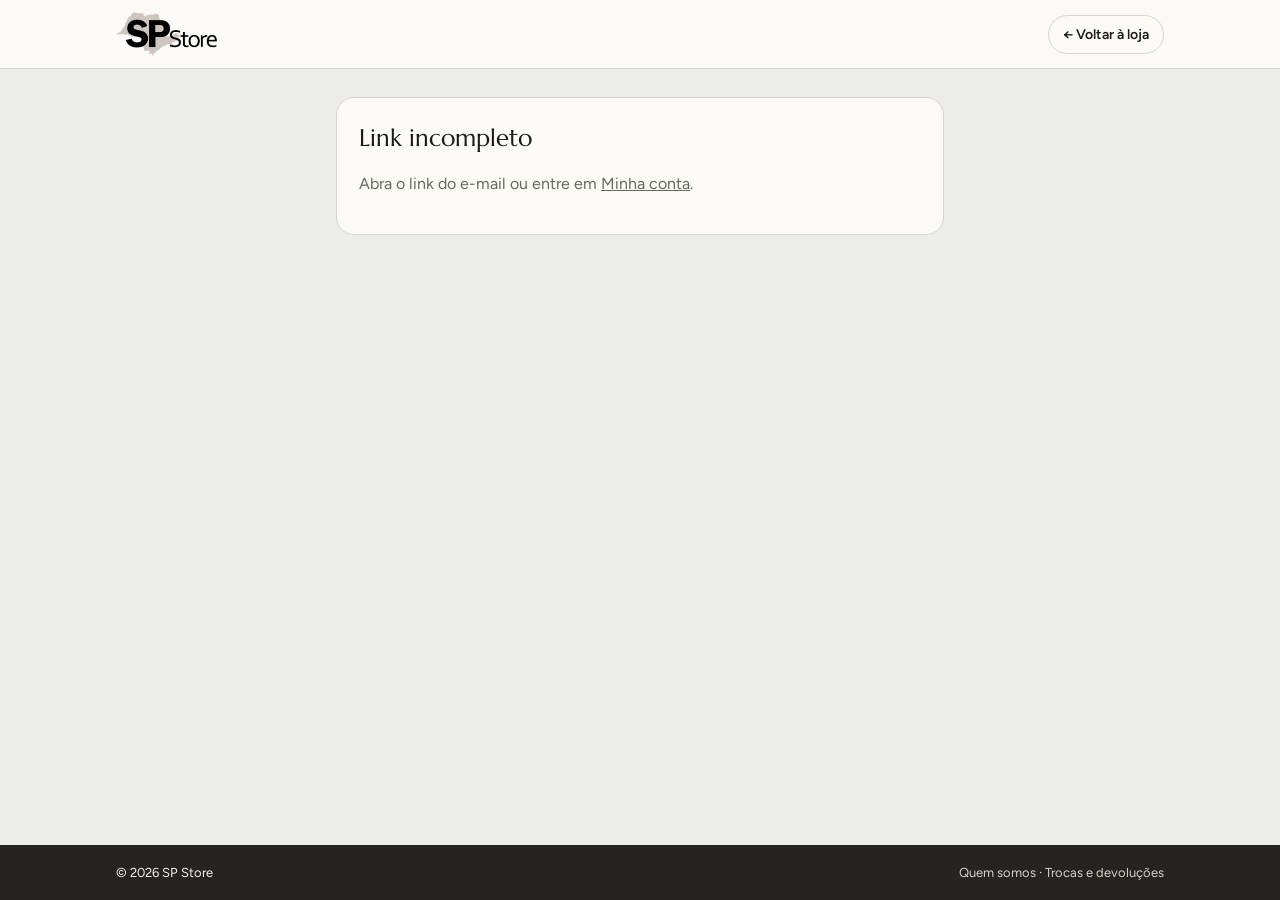
<file: avaliar.html>
<!doctype html><html lang="pt-BR"><head><meta charset="utf-8"><meta name="viewport" content="width=device-width,initial-scale=1,viewport-fit=cover">
<title>Avaliar compra · SP Store</title>
<meta name="robots" content="noindex">
<link rel="preconnect" href="https://fonts.googleapis.com"><link rel="preconnect" href="https://fonts.gstatic.com" crossorigin><link rel="preload" as="style" href="https://fonts.googleapis.com/css2?family=Marcellus&family=Figtree:wght@400;500;600;700&display=swap"><link rel="stylesheet" href="https://fonts.googleapis.com/css2?family=Marcellus&family=Figtree:wght@400;500;600;700&display=swap" media="print" onload="this.media='all'"><noscript><link rel="stylesheet" href="https://fonts.googleapis.com/css2?family=Marcellus&family=Figtree:wght@400;500;600;700&display=swap"></noscript>
<link rel="stylesheet" href="/css/loja.css">
<style>
.av{max-width:640px;margin:0 auto}
.it{display:grid;grid-template-columns:72px 1fr;gap:14px;padding:16px 0;border-top:1px solid var(--line)}
.it:first-of-type{border-top:0}
.it .th{width:72px;height:72px;border-radius:12px;overflow:hidden;background:var(--bg)}
.it .th img{width:100%;height:100%;object-fit:cover}
.it b{display:block;font-size:15px;line-height:1.3}
.it small{color:var(--muted)}
.stars{display:flex;gap:4px;margin:8px 0}
.stars button{border:0;background:none;padding:2px;cursor:pointer;font-size:30px;line-height:1;color:var(--line)}
.stars button[aria-pressed="true"]{color:#d1ab5e}
.stars button:focus-visible{outline:2px solid #d1ab5e;border-radius:6px}
.nt{font-size:13px;color:var(--muted);min-height:18px}
textarea.in{min-height:84px;resize:vertical}
.feita{font-size:14px;background:var(--ok-soft);border-radius:10px;padding:8px 12px}
</style>
<link rel="icon" href="/favicon.ico" sizes="48x48">
<link rel="apple-touch-icon" href="/img/icone-180.png">
</head><body>
<header class="top"><div class="wrap">
  <a href="/" aria-label="SP Store, voltar à loja"><img src="/img/logo.png" alt="SP Store"></a>
  <a class="back" href="/">← Voltar à loja</a>
</div></header>
<main><div class="wrap av" id="app"><p class="muted">Carregando…</p></div></main>
<footer class="foot"><div class="wrap"><span>© 2026 SP Store</span><span><a href="/quem-somos.html">Quem somos</a> · <a href="/trocas.html">Trocas e devoluções</a></span></div></footer>
<script>
const $=s=>document.querySelector(s), app=$("#app");
const esc=t=>String(t??"").replace(/[&<>"']/g,c=>({"&":"&amp;","<":"&lt;",">":"&gt;",'"':"&quot;","'":"&#39;"}[c]));
const q=new URLSearchParams(location.search), id=q.get("pedido"), tk=q.get("t");
const TXT=["","Ruim","Regular","Bom","Muito bom","Excelente"];
let dados=null, notas={};
async function api(u,o){const r=await fetch(u,{...o,headers:{"content-type":"application/json"},cache:"no-store"});const d=await r.json().catch(()=>({}));if(!r.ok)throw new Error(d.erro||"Erro de conexão.");return d}
function render(){
  const p=dados.pedido, feitas=dados.feitas||[];
  if(!p.pode){app.innerHTML=`<div class="card"><h2>Quase lá!</h2><p class="muted">Você poderá avaliar o pedido #${p.id} assim que ele for enviado. Avisamos por e-mail.</p></div>`;return}
  const chave=i=>i.produto+"|"+i.cor;
  app.innerHTML=`<div class="card"><div class="eyebrow">Pedido #${p.id}</div><h2 style="margin:6px 0 4px">Como foi sua compra, ${esc(p.nome)}?</h2>
    <p class="sub">Sua avaliação ajuda outras clientes a escolher. Ela aparece no site depois de conferida pela loja.</p>
    <form id="f">${p.itens.map((i,k)=>{const f=feitas.find(x=>x.produto===i.produto&&x.cor===i.cor);const n=notas[chave(i)]??(f?f.nota:0);
      return `<div class="it"><div class="th">${i.foto?`<img src="${esc(i.foto)}" alt="">`:""}</div><div>
      <b>${esc(i.produto)}</b>${i.cor&&i.cor!=="Padrão"?`<small>${esc(i.cor)}</small>`:""}
      ${f&&f.status==="aprovada"?`<p class="feita">✓ Avaliação publicada (${"★".repeat(f.nota)}). Obrigado!</p>`:`
      <div class="stars" role="radiogroup" aria-label="Nota para ${esc(i.produto)}">${[1,2,3,4,5].map(s=>`<button type="button" role="radio" data-k="${k}" data-s="${s}" aria-pressed="${s<=n}" aria-checked="${s===n}" aria-label="${s} ${s===1?"estrela":"estrelas"}">★</button>`).join("")}</div>
      <div class="nt" id="nt-${k}">${n?TXT[n]:"Toque nas estrelas"}</div>
      <label class="f" style="margin-top:6px">Conte o que achou <small>(opcional)</small><textarea class="in" data-tx="${k}" maxlength="600" placeholder="Qualidade, tamanho, se chegou bem…">${esc(f?f.texto:"")}</textarea></label>
      ${f?`<p class="hint" style="margin-top:6px">${f.status==="pendente"?"Recebemos sua avaliação. Você pode corrigir e enviar de novo.":""}</p>`:""}`}
      </div></div>`}).join("")}
    <div class="msg" id="m" role="status" style="margin-top:8px"></div>
    <button class="btn btn-dark btn-block" type="submit" style="margin-top:12px">Enviar avaliação</button></form></div>`;
  app.querySelectorAll("[data-s]").forEach(b=>b.onclick=()=>{const k=+b.dataset.k,s=+b.dataset.s,i=p.itens[k];notas[chave(i)]=s;
    app.querySelectorAll(`[data-k="${k}"]`).forEach(x=>{x.setAttribute("aria-pressed",+x.dataset.s<=s);x.setAttribute("aria-checked",+x.dataset.s===s)});$("#nt-"+k).textContent=TXT[s]});
  $("#f").addEventListener("submit",async e=>{e.preventDefault();const m=$("#m"),bt=e.target.querySelector("[type=submit]");
    const itens=p.itens.map((i,k)=>{const f=feitas.find(x=>x.produto===i.produto&&x.cor===i.cor);const tx=app.querySelector(`[data-tx="${k}"]`);return {produto:i.produto,cor:i.cor,nota:notas[chave(i)]??(f?f.nota:0),texto:tx?tx.value:""}}).filter(x=>x.nota);
    if(!itens.length){m.className="msg bad";m.textContent="Toque nas estrelas para dar uma nota.";return}
    bt.disabled=true;try{await api("/api/avaliacoes",{method:"POST",body:JSON.stringify({id,t:tk,itens})});
      app.innerHTML=`<div class="card" style="text-align:center"><div style="font-size:44px;color:#d1ab5e">★★★★★</div><h2>Obrigado pela avaliação!</h2><p class="muted">Ela aparece no site assim que a loja conferir.</p><a class="btn btn-gold" href="/">Voltar à loja</a></div>`}
    catch(err){bt.disabled=false;m.className="msg bad";m.textContent=err.message}});
}
(async()=>{if(!id||!tk){app.innerHTML=`<div class="card"><h2>Link incompleto</h2><p class="muted">Abra o link do e-mail ou entre em <a href="/conta.html">Minha conta</a>.</p></div>`;return}
  try{dados=await api(`/api/avaliacoes?pedido=${encodeURIComponent(id)}&t=${encodeURIComponent(tk)}`);render()}
  catch(e){app.innerHTML=`<div class="card"><h2>Não encontramos o pedido</h2><p class="muted">${esc(e.message)}</p></div>`}})();
</script>
</body></html>
</file>
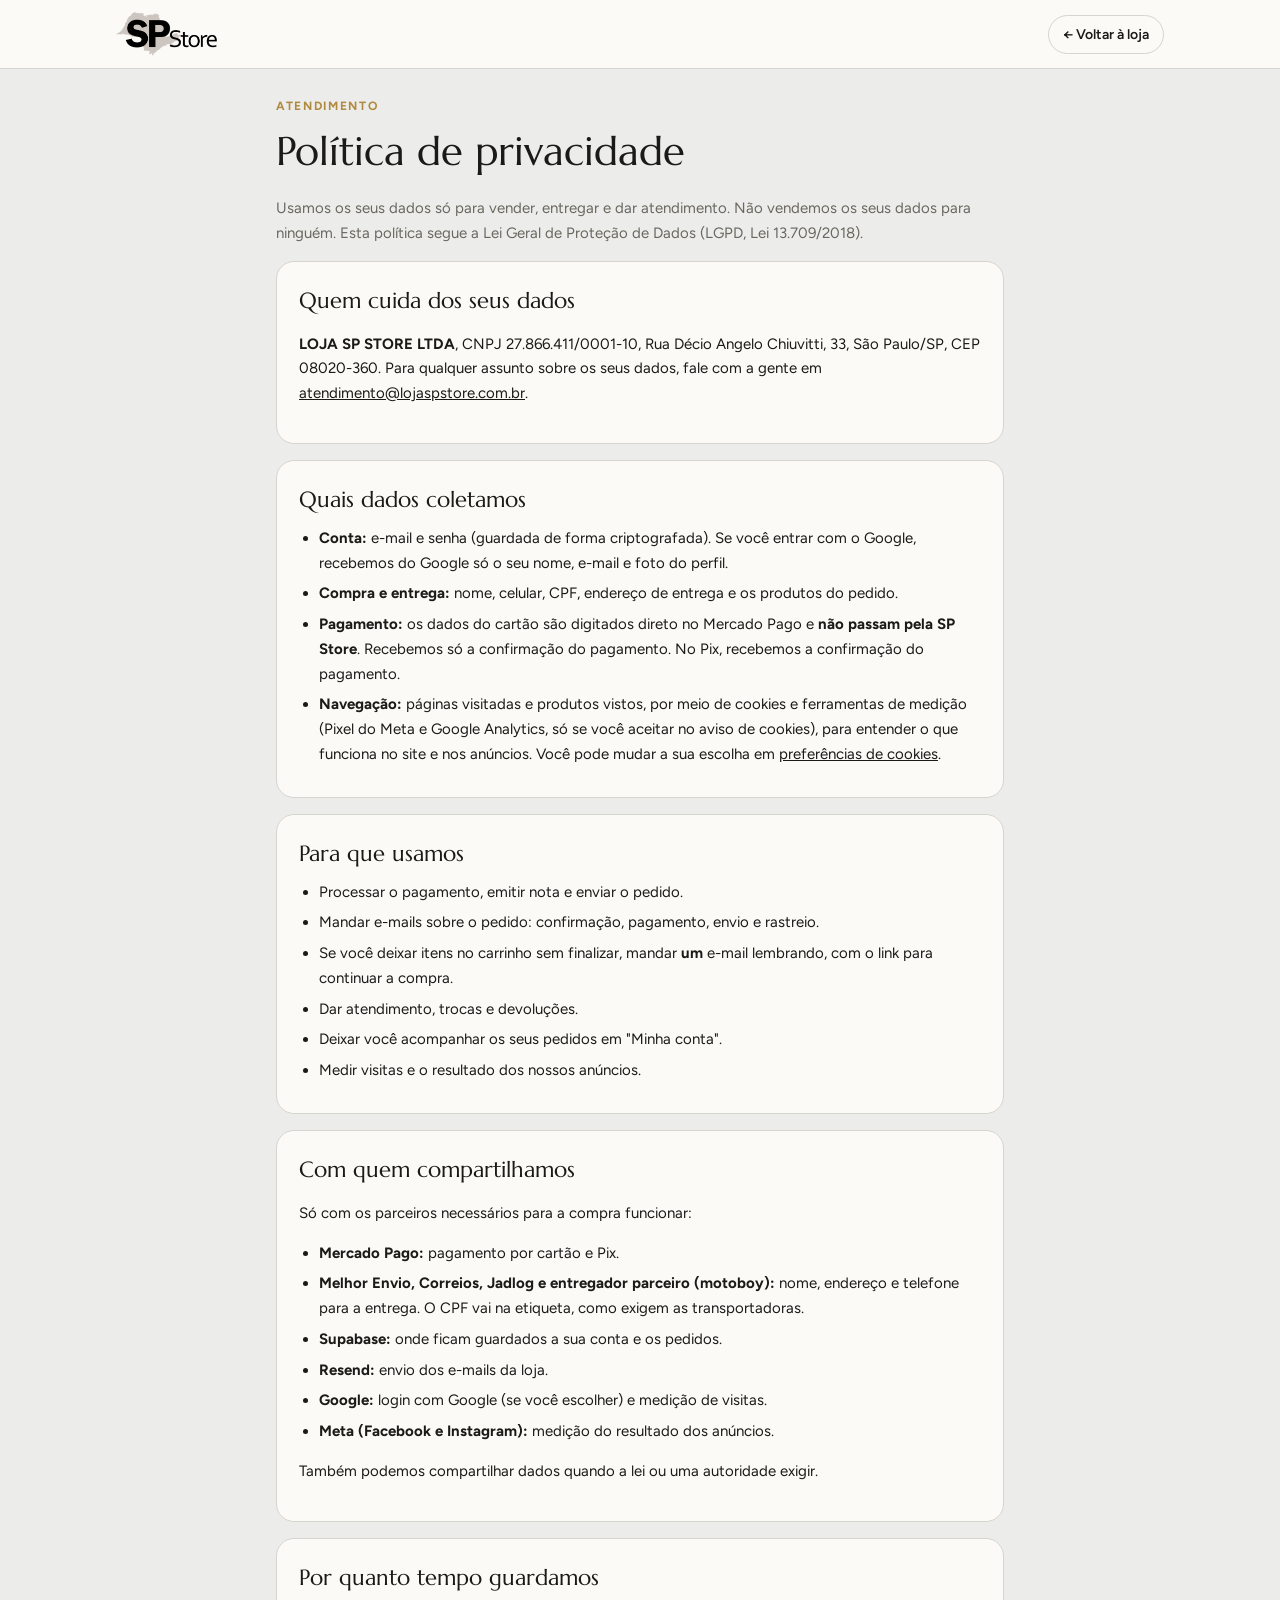
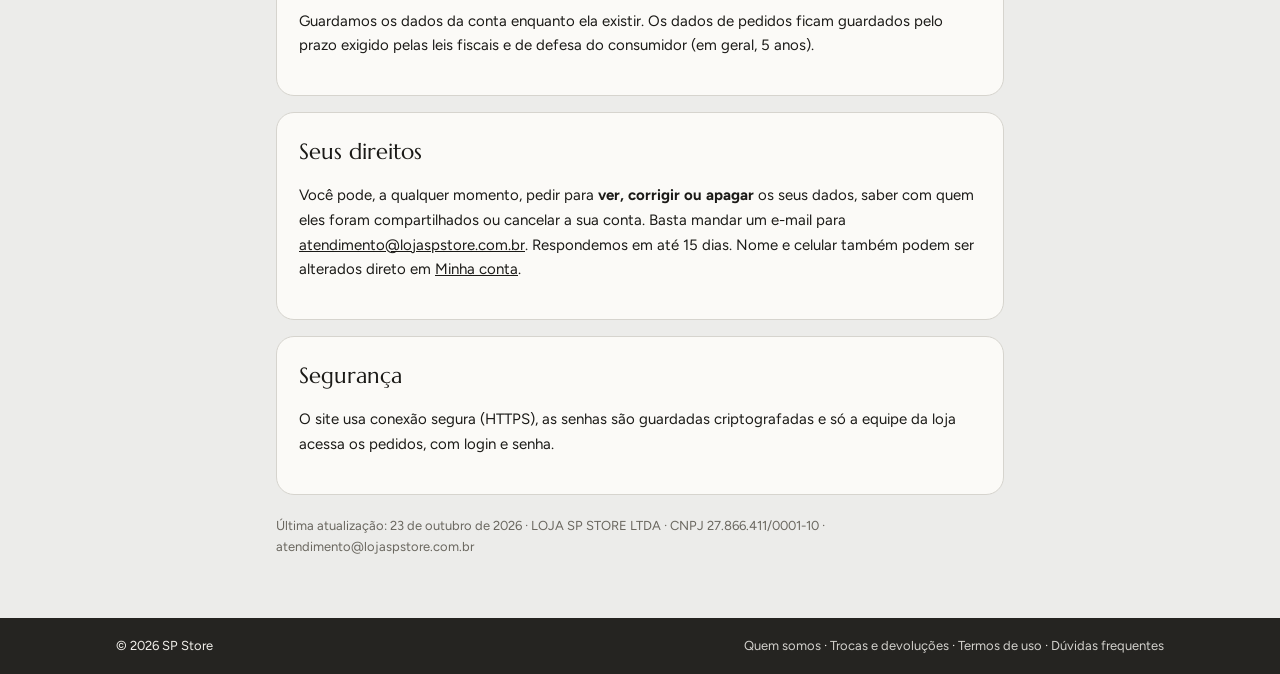
<file: privacidade.html>
<!doctype html><html lang="pt-BR"><head><meta charset="utf-8"><meta name="viewport" content="width=device-width,initial-scale=1,viewport-fit=cover">
<title>Política de privacidade · SP Store</title>
<meta name="description" content="Como a SP Store coleta, usa e protege os seus dados pessoais, de acordo com a LGPD.">
<link rel="preconnect" href="https://fonts.googleapis.com"><link rel="preconnect" href="https://fonts.gstatic.com" crossorigin><link rel="preload" as="style" href="https://fonts.googleapis.com/css2?family=Marcellus&family=Figtree:wght@400;500;600;700&display=swap"><link rel="stylesheet" href="https://fonts.googleapis.com/css2?family=Marcellus&family=Figtree:wght@400;500;600;700&display=swap" media="print" onload="this.media='all'"><noscript><link rel="stylesheet" href="https://fonts.googleapis.com/css2?family=Marcellus&family=Figtree:wght@400;500;600;700&display=swap"></noscript>
<link rel="stylesheet" href="/css/loja.css">
<style>
.pol{max-width:760px;margin:0 auto}
.pol h1{font-size:clamp(30px,4vw,40px);margin:6px 0 8px}
.pol .card h2{font-size:22px;margin-bottom:10px}
.pol p,.pol li{font-size:15px;line-height:1.65}
.pol ol,.pol ul{padding-left:20px;margin:8px 0}
.pol li + li{margin-top:6px}
.resumo3{display:grid;grid-template-columns:repeat(3,1fr);gap:12px;margin:18px 0}
@media (max-width:640px){.resumo3{grid-template-columns:1fr}}
.resumo3 div{background:var(--surface);border:1px solid var(--line);border-radius:14px;padding:16px}
.resumo3 b{display:block;font-family:var(--display);font-weight:400;font-size:28px;color:var(--gold);line-height:1.1}
.resumo3 span{font-size:14px;color:var(--muted)}
.contato{display:flex;gap:10px;flex-wrap:wrap;margin-top:12px}
</style>
<link rel="icon" href="/favicon.ico" sizes="48x48">
<link rel="apple-touch-icon" href="/img/icone-180.png">
</head><body>
<header class="top"><div class="wrap">
  <a href="/" aria-label="SP Store, voltar à loja"><img src="/img/logo.png" alt="SP Store"></a>
  <a class="back" href="/">← Voltar à loja</a>
</div></header>
<main><div class="wrap pol">
  <div class="eyebrow">Atendimento</div>
  <h1>Política de privacidade</h1>
  <p class="muted">Usamos os seus dados só para vender, entregar e dar atendimento. Não vendemos os seus dados para ninguém. Esta política segue a Lei Geral de Proteção de Dados (LGPD, Lei 13.709/2018).</p>

  <section class="card">
    <h2>Quem cuida dos seus dados</h2>
    <p><b>LOJA SP STORE LTDA</b>, CNPJ 27.866.411/0001-10, Rua Décio Angelo Chiuvitti, 33, São Paulo/SP, CEP 08020-360. Para qualquer assunto sobre os seus dados, fale com a gente em <a href="mailto:atendimento@lojaspstore.com.br">atendimento@lojaspstore.com.br</a>.</p>
  </section>

  <section class="card">
    <h2>Quais dados coletamos</h2>
    <ul>
      <li><b>Conta:</b> e-mail e senha (guardada de forma criptografada). Se você entrar com o Google, recebemos do Google só o seu nome, e-mail e foto do perfil.</li>
      <li><b>Compra e entrega:</b> nome, celular, CPF, endereço de entrega e os produtos do pedido.</li>
      <li><b>Pagamento:</b> os dados do cartão são digitados direto no Mercado Pago e <b>não passam pela SP Store</b>. Recebemos só a confirmação do pagamento. No Pix, recebemos a confirmação do pagamento.</li>
      <li><b>Navegação:</b> páginas visitadas e produtos vistos, por meio de cookies e ferramentas de medição (Pixel do Meta e Google Analytics, só se você aceitar no aviso de cookies), para entender o que funciona no site e nos anúncios. Você pode mudar a sua escolha em <a href="/?cookies=1">preferências de cookies</a>.</li>
    </ul>
  </section>

  <section class="card">
    <h2>Para que usamos</h2>
    <ul>
      <li>Processar o pagamento, emitir nota e enviar o pedido.</li>
      <li>Mandar e-mails sobre o pedido: confirmação, pagamento, envio e rastreio.</li>
      <li>Se você deixar itens no carrinho sem finalizar, mandar <b>um</b> e-mail lembrando, com o link para continuar a compra.</li>
      <li>Dar atendimento, trocas e devoluções.</li>
      <li>Deixar você acompanhar os seus pedidos em "Minha conta".</li>
      <li>Medir visitas e o resultado dos nossos anúncios.</li>
    </ul>
  </section>

  <section class="card">
    <h2>Com quem compartilhamos</h2>
    <p>Só com os parceiros necessários para a compra funcionar:</p>
    <ul>
      <li><b>Mercado Pago:</b> pagamento por cartão e Pix.</li>
      <li><b>Melhor Envio, Correios, Jadlog e entregador parceiro (motoboy):</b> nome, endereço e telefone para a entrega. O CPF vai na etiqueta, como exigem as transportadoras.</li>
      <li><b>Supabase:</b> onde ficam guardados a sua conta e os pedidos.</li>
      <li><b>Resend:</b> envio dos e-mails da loja.</li>
      <li><b>Google:</b> login com Google (se você escolher) e medição de visitas.</li>
      <li><b>Meta (Facebook e Instagram):</b> medição do resultado dos anúncios.</li>
    </ul>
    <p>Também podemos compartilhar dados quando a lei ou uma autoridade exigir.</p>
  </section>

  <section class="card">
    <h2>Por quanto tempo guardamos</h2>
    <p>Guardamos os dados da conta enquanto ela existir. Os dados de pedidos ficam guardados pelo prazo exigido pelas leis fiscais e de defesa do consumidor (em geral, 5 anos).</p>
  </section>

  <section class="card">
    <h2>Seus direitos</h2>
    <p>Você pode, a qualquer momento, pedir para <b>ver, corrigir ou apagar</b> os seus dados, saber com quem eles foram compartilhados ou cancelar a sua conta. Basta mandar um e-mail para <a href="mailto:atendimento@lojaspstore.com.br">atendimento@lojaspstore.com.br</a>. Respondemos em até 15 dias. Nome e celular também podem ser alterados direto em <a href="/conta.html">Minha conta</a>.</p>
  </section>

  <section class="card">
    <h2>Segurança</h2>
    <p>O site usa conexão segura (HTTPS), as senhas são guardadas criptografadas e só a equipe da loja acessa os pedidos, com login e senha.</p>
  </section>

  <p class="muted" style="font-size:13px;margin-top:20px">Última atualização: 23 de outubro de 2026 · LOJA SP STORE LTDA · CNPJ 27.866.411/0001-10 · atendimento@lojaspstore.com.br</p>
</div></main>
<footer class="foot"><div class="wrap"><span>© 2026 SP Store</span><span><a href="/quem-somos.html">Quem somos</a> · <a href="/trocas.html">Trocas e devoluções</a> · <a href="/termos.html">Termos de uso</a> · <a href="/#duvidas">Dúvidas frequentes</a></span></div></footer>
</body></html>
</file>
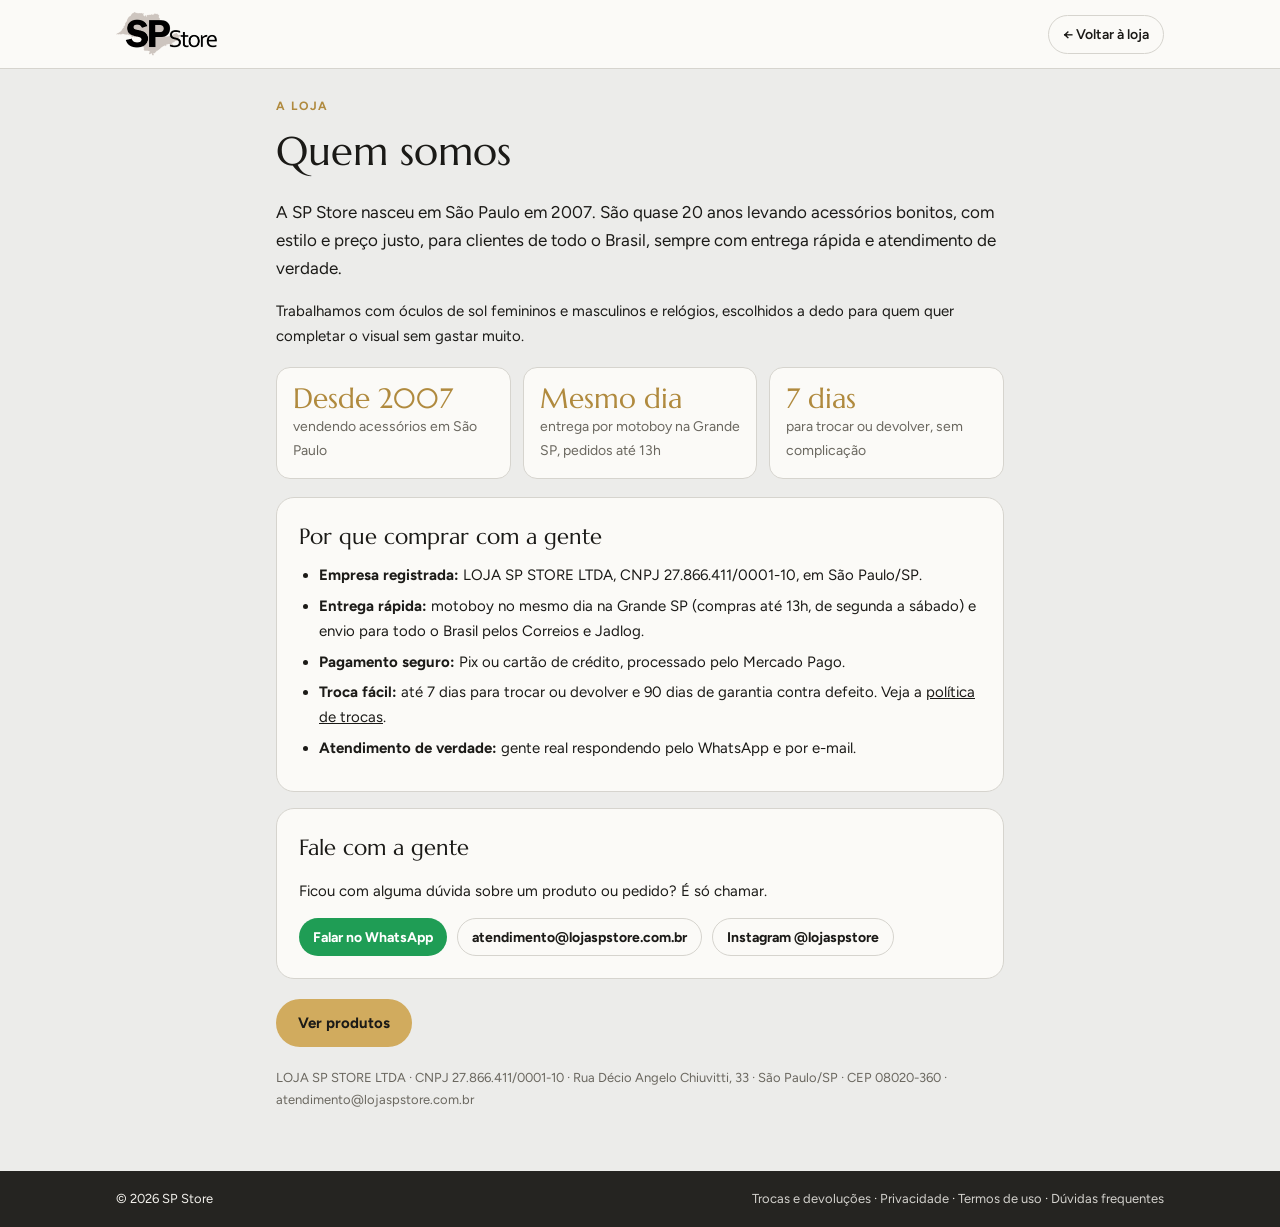
<file: quem-somos.html>
<!doctype html><html lang="pt-BR"><head><meta charset="utf-8"><meta name="viewport" content="width=device-width,initial-scale=1,viewport-fit=cover">
<title>Quem somos · SP Store</title>
<meta name="description" content="Conheça a SP Store: desde 2007 em São Paulo vendendo óculos de sol e relógios com estilo, preço justo, entrega rápida e atendimento de verdade.">
<link rel="canonical" href="https://lojaspstore.com.br/quem-somos.html">
<link rel="preconnect" href="https://fonts.googleapis.com"><link rel="preconnect" href="https://fonts.gstatic.com" crossorigin><link rel="preload" as="style" href="https://fonts.googleapis.com/css2?family=Marcellus&family=Figtree:wght@400;500;600;700&display=swap"><link rel="stylesheet" href="https://fonts.googleapis.com/css2?family=Marcellus&family=Figtree:wght@400;500;600;700&display=swap" media="print" onload="this.media='all'"><noscript><link rel="stylesheet" href="https://fonts.googleapis.com/css2?family=Marcellus&family=Figtree:wght@400;500;600;700&display=swap"></noscript>
<link rel="stylesheet" href="/css/loja.css">
<style>
.pol{max-width:760px;margin:0 auto}
.pol h1{font-size:clamp(30px,4vw,40px);margin:6px 0 8px}
.pol .card h2{font-size:22px;margin-bottom:10px}
.pol p,.pol li{font-size:15px;line-height:1.65}
.pol ul{padding-left:20px;margin:8px 0}
.pol li + li{margin-top:6px}
.lead{font-size:17px!important}
.resumo3{display:grid;grid-template-columns:repeat(3,1fr);gap:12px;margin:18px 0}
@media (max-width:640px){.resumo3{grid-template-columns:1fr}}
.resumo3 div{background:var(--surface);border:1px solid var(--line);border-radius:14px;padding:16px}
.resumo3 b{display:block;font-family:var(--display);font-weight:400;font-size:28px;color:var(--gold);line-height:1.1}
.resumo3 span{font-size:14px;color:var(--muted)}
.contato{display:flex;gap:10px;flex-wrap:wrap;margin-top:12px}
</style>
<link rel="icon" href="/favicon.ico" sizes="48x48">
<link rel="apple-touch-icon" href="/img/icone-180.png">
<script type="application/ld+json">{"@context":"https://schema.org","@type":"AboutPage","name":"Quem somos","url":"https://lojaspstore.com.br/quem-somos.html","inLanguage":"pt-BR","about":{"@type":"Organization","@id":"https://lojaspstore.com.br/#loja","name":"SP Store","legalName":"LOJA SP STORE LTDA","foundingDate":"2007","url":"https://lojaspstore.com.br/","logo":"https://lojaspstore.com.br/img/icone-192.png","sameAs":["https://www.instagram.com/lojaspstore/"]}}</script>
</head><body>
<header class="top"><div class="wrap">
  <a href="/" aria-label="SP Store, voltar à loja"><img src="/img/logo.png" alt="SP Store"></a>
  <a class="back" href="/">← Voltar à loja</a>
</div></header>
<main><div class="wrap pol">
  <div class="eyebrow">A loja</div>
  <h1>Quem somos</h1>
  <p class="lead">A SP Store nasceu em São Paulo em 2007. São quase 20 anos levando acessórios bonitos, com estilo e preço justo, para clientes de todo o Brasil, sempre com entrega rápida e atendimento de verdade.</p>
  <p>Trabalhamos com óculos de sol femininos e masculinos e relógios, escolhidos a dedo para quem quer completar o visual sem gastar muito.</p>

  <div class="resumo3">
    <div><b>Desde 2007</b><span>vendendo acessórios em São Paulo</span></div>
    <div><b>Mesmo dia</b><span>entrega por motoboy na Grande SP, pedidos até 13h</span></div>
    <div><b>7 dias</b><span>para trocar ou devolver, sem complicação</span></div>
  </div>

  <section class="card">
    <h2>Por que comprar com a gente</h2>
    <ul>
      <li><b>Empresa registrada:</b> LOJA SP STORE LTDA, CNPJ 27.866.411/0001-10, em São Paulo/SP.</li>
      <li><b>Entrega rápida:</b> motoboy no mesmo dia na Grande SP (compras até 13h, de segunda a sábado) e envio para todo o Brasil pelos Correios e Jadlog.</li>
      <li><b>Pagamento seguro:</b> Pix ou cartão de crédito, processado pelo Mercado Pago.</li>
      <li><b>Troca fácil:</b> até 7 dias para trocar ou devolver e 90 dias de garantia contra defeito. Veja a <a href="/trocas.html">política de trocas</a>.</li>
      <li><b>Atendimento de verdade:</b> gente real respondendo pelo WhatsApp e por e-mail.</li>
    </ul>
  </section>

  <section class="card">
    <h2>Fale com a gente</h2>
    <p>Ficou com alguma dúvida sobre um produto ou pedido? É só chamar.</p>
    <div class="contato">
      <a class="btn btn-green btn-sm" href="https://wa.me/5511947523834?text=Ol%C3%A1!%20Vim%20pelo%20site%20da%20SP%20Store." target="_blank" rel="noopener">Falar no WhatsApp</a>
      <a class="btn btn-line btn-sm" href="mailto:atendimento@lojaspstore.com.br">atendimento@lojaspstore.com.br</a>
      <a class="btn btn-line btn-sm" href="https://www.instagram.com/lojaspstore/" target="_blank" rel="noopener">Instagram @lojaspstore</a>
    </div>
  </section>

  <p style="margin-top:20px"><a class="btn btn-gold" href="/#vitrine">Ver produtos</a></p>

  <p class="muted" style="font-size:13px;margin-top:20px">LOJA SP STORE LTDA · CNPJ 27.866.411/0001-10 · Rua Décio Angelo Chiuvitti, 33 · São Paulo/SP · CEP 08020-360 · atendimento@lojaspstore.com.br</p>
</div></main>
<footer class="foot"><div class="wrap"><span>© 2026 SP Store</span><span><a href="/trocas.html">Trocas e devoluções</a> · <a href="/privacidade.html">Privacidade</a> · <a href="/termos.html">Termos de uso</a> · <a href="/#duvidas">Dúvidas frequentes</a></span></div></footer>
</body></html>
</file>
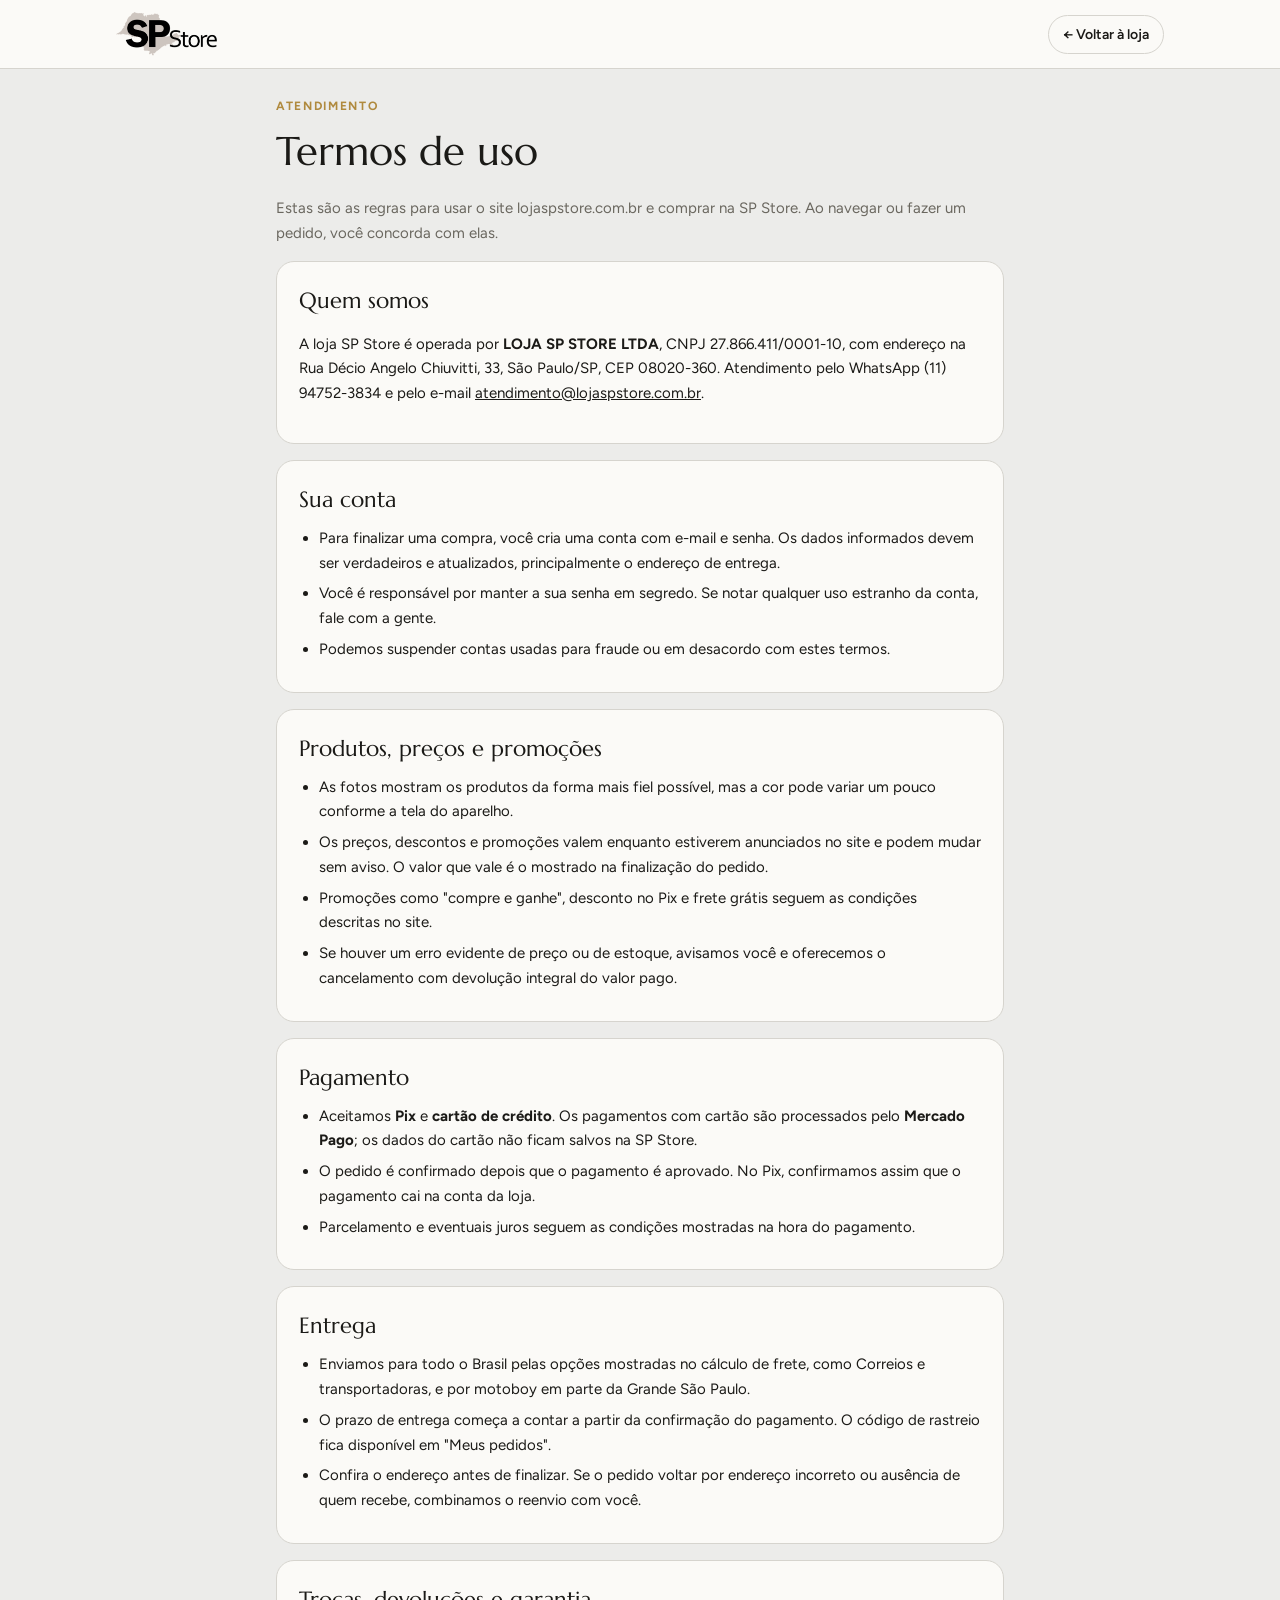
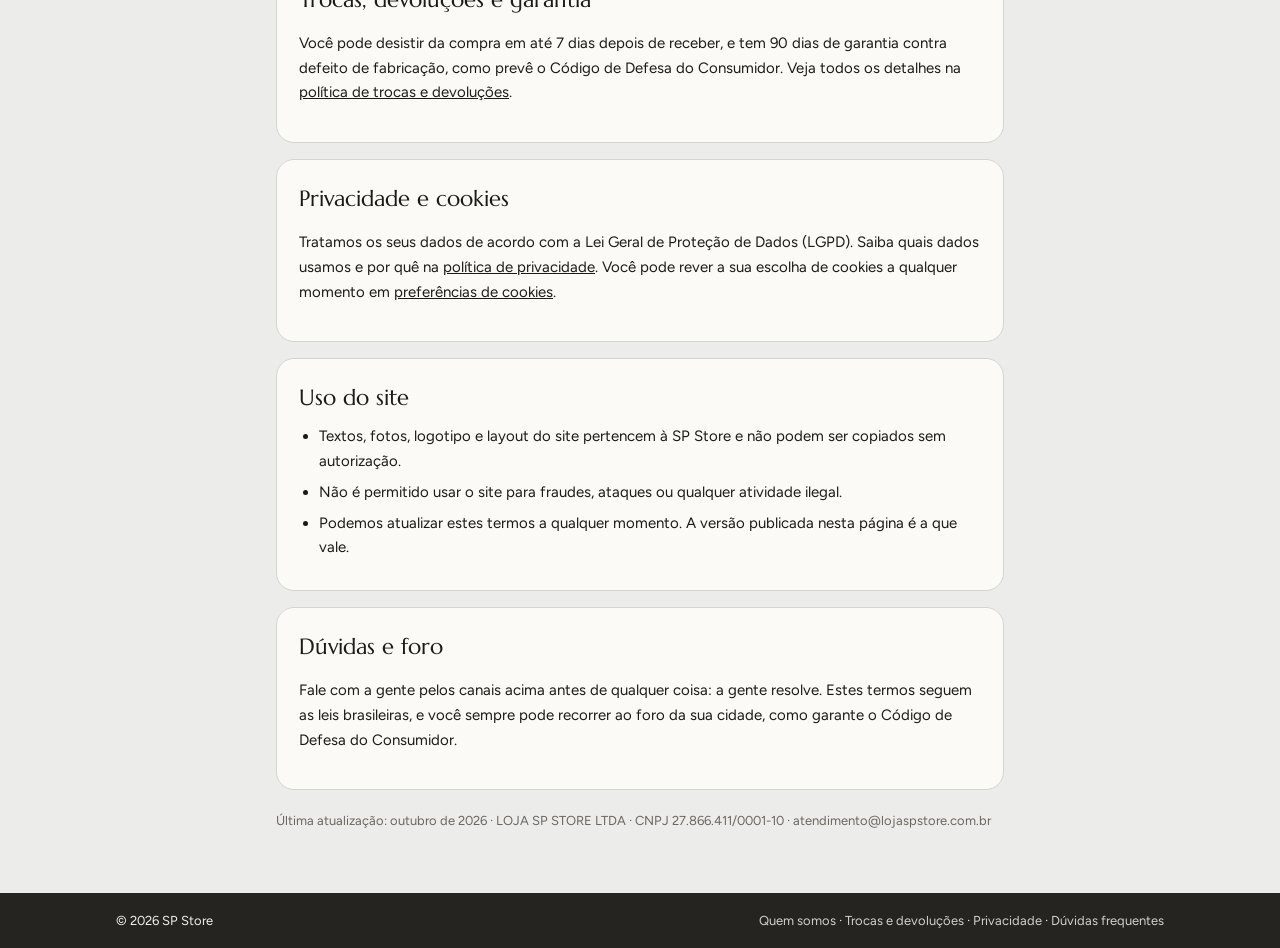
<file: termos.html>
<!doctype html><html lang="pt-BR"><head><meta charset="utf-8"><meta name="viewport" content="width=device-width,initial-scale=1,viewport-fit=cover">
<title>Termos de uso · SP Store</title>
<meta name="description" content="Termos de uso da loja SP Store: compras, preços, pagamento, entrega, trocas e privacidade.">
<link rel="preconnect" href="https://fonts.googleapis.com"><link rel="preconnect" href="https://fonts.gstatic.com" crossorigin><link rel="preload" as="style" href="https://fonts.googleapis.com/css2?family=Marcellus&family=Figtree:wght@400;500;600;700&display=swap"><link rel="stylesheet" href="https://fonts.googleapis.com/css2?family=Marcellus&family=Figtree:wght@400;500;600;700&display=swap" media="print" onload="this.media='all'"><noscript><link rel="stylesheet" href="https://fonts.googleapis.com/css2?family=Marcellus&family=Figtree:wght@400;500;600;700&display=swap"></noscript>
<link rel="stylesheet" href="/css/loja.css">
<style>
.pol{max-width:760px;margin:0 auto}
.pol h1{font-size:clamp(30px,4vw,40px);margin:6px 0 8px}
.pol .card h2{font-size:22px;margin-bottom:10px}
.pol p,.pol li{font-size:15px;line-height:1.65}
.pol ol,.pol ul{padding-left:20px;margin:8px 0}
.pol li + li{margin-top:6px}
.resumo3{display:grid;grid-template-columns:repeat(3,1fr);gap:12px;margin:18px 0}
@media (max-width:640px){.resumo3{grid-template-columns:1fr}}
.resumo3 div{background:var(--surface);border:1px solid var(--line);border-radius:14px;padding:16px}
.resumo3 b{display:block;font-family:var(--display);font-weight:400;font-size:28px;color:var(--gold);line-height:1.1}
.resumo3 span{font-size:14px;color:var(--muted)}
.contato{display:flex;gap:10px;flex-wrap:wrap;margin-top:12px}
</style>
<link rel="icon" href="/favicon.ico" sizes="48x48">
<link rel="apple-touch-icon" href="/img/icone-180.png">
</head><body>
<header class="top"><div class="wrap">
  <a href="/" aria-label="SP Store, voltar à loja"><img src="/img/logo.png" alt="SP Store"></a>
  <a class="back" href="/">← Voltar à loja</a>
</div></header>
<main><div class="wrap pol">
  <div class="eyebrow">Atendimento</div>
  <h1>Termos de uso</h1>
  <p class="muted">Estas são as regras para usar o site lojaspstore.com.br e comprar na SP Store. Ao navegar ou fazer um pedido, você concorda com elas.</p>

  <section class="card">
    <h2>Quem somos</h2>
    <p>A loja SP Store é operada por <b>LOJA SP STORE LTDA</b>, CNPJ 27.866.411/0001-10, com endereço na Rua Décio Angelo Chiuvitti, 33, São Paulo/SP, CEP 08020-360. Atendimento pelo WhatsApp (11) 94752-3834 e pelo e-mail <a href="mailto:atendimento@lojaspstore.com.br">atendimento@lojaspstore.com.br</a>.</p>
  </section>

  <section class="card">
    <h2>Sua conta</h2>
    <ul>
      <li>Para finalizar uma compra, você cria uma conta com e-mail e senha. Os dados informados devem ser verdadeiros e atualizados, principalmente o endereço de entrega.</li>
      <li>Você é responsável por manter a sua senha em segredo. Se notar qualquer uso estranho da conta, fale com a gente.</li>
      <li>Podemos suspender contas usadas para fraude ou em desacordo com estes termos.</li>
    </ul>
  </section>

  <section class="card">
    <h2>Produtos, preços e promoções</h2>
    <ul>
      <li>As fotos mostram os produtos da forma mais fiel possível, mas a cor pode variar um pouco conforme a tela do aparelho.</li>
      <li>Os preços, descontos e promoções valem enquanto estiverem anunciados no site e podem mudar sem aviso. O valor que vale é o mostrado na finalização do pedido.</li>
      <li>Promoções como "compre e ganhe", desconto no Pix e frete grátis seguem as condições descritas no site.</li>
      <li>Se houver um erro evidente de preço ou de estoque, avisamos você e oferecemos o cancelamento com devolução integral do valor pago.</li>
    </ul>
  </section>

  <section class="card">
    <h2>Pagamento</h2>
    <ul>
      <li>Aceitamos <b>Pix</b> e <b>cartão de crédito</b>. Os pagamentos com cartão são processados pelo <b>Mercado Pago</b>; os dados do cartão não ficam salvos na SP Store.</li>
      <li>O pedido é confirmado depois que o pagamento é aprovado. No Pix, confirmamos assim que o pagamento cai na conta da loja.</li>
      <li>Parcelamento e eventuais juros seguem as condições mostradas na hora do pagamento.</li>
    </ul>
  </section>

  <section class="card">
    <h2>Entrega</h2>
    <ul>
      <li>Enviamos para todo o Brasil pelas opções mostradas no cálculo de frete, como Correios e transportadoras, e por motoboy em parte da Grande São Paulo.</li>
      <li>O prazo de entrega começa a contar a partir da confirmação do pagamento. O código de rastreio fica disponível em "Meus pedidos".</li>
      <li>Confira o endereço antes de finalizar. Se o pedido voltar por endereço incorreto ou ausência de quem recebe, combinamos o reenvio com você.</li>
    </ul>
  </section>

  <section class="card">
    <h2>Trocas, devoluções e garantia</h2>
    <p>Você pode desistir da compra em até 7 dias depois de receber, e tem 90 dias de garantia contra defeito de fabricação, como prevê o Código de Defesa do Consumidor. Veja todos os detalhes na <a href="/trocas.html">política de trocas e devoluções</a>.</p>
  </section>

  <section class="card">
    <h2>Privacidade e cookies</h2>
    <p>Tratamos os seus dados de acordo com a Lei Geral de Proteção de Dados (LGPD). Saiba quais dados usamos e por quê na <a href="/privacidade.html">política de privacidade</a>. Você pode rever a sua escolha de cookies a qualquer momento em <a href="/?cookies=1">preferências de cookies</a>.</p>
  </section>

  <section class="card">
    <h2>Uso do site</h2>
    <ul>
      <li>Textos, fotos, logotipo e layout do site pertencem à SP Store e não podem ser copiados sem autorização.</li>
      <li>Não é permitido usar o site para fraudes, ataques ou qualquer atividade ilegal.</li>
      <li>Podemos atualizar estes termos a qualquer momento. A versão publicada nesta página é a que vale.</li>
    </ul>
  </section>

  <section class="card">
    <h2>Dúvidas e foro</h2>
    <p>Fale com a gente pelos canais acima antes de qualquer coisa: a gente resolve. Estes termos seguem as leis brasileiras, e você sempre pode recorrer ao foro da sua cidade, como garante o Código de Defesa do Consumidor.</p>
  </section>

  <p class="muted" style="font-size:13px;margin-top:20px">Última atualização: outubro de 2026 · LOJA SP STORE LTDA · CNPJ 27.866.411/0001-10 · atendimento@lojaspstore.com.br</p>
</div></main>
<footer class="foot"><div class="wrap"><span>© 2026 SP Store</span><span><a href="/quem-somos.html">Quem somos</a> · <a href="/trocas.html">Trocas e devoluções</a> · <a href="/privacidade.html">Privacidade</a> · <a href="/#duvidas">Dúvidas frequentes</a></span></div></footer>
</body></html>
</file>
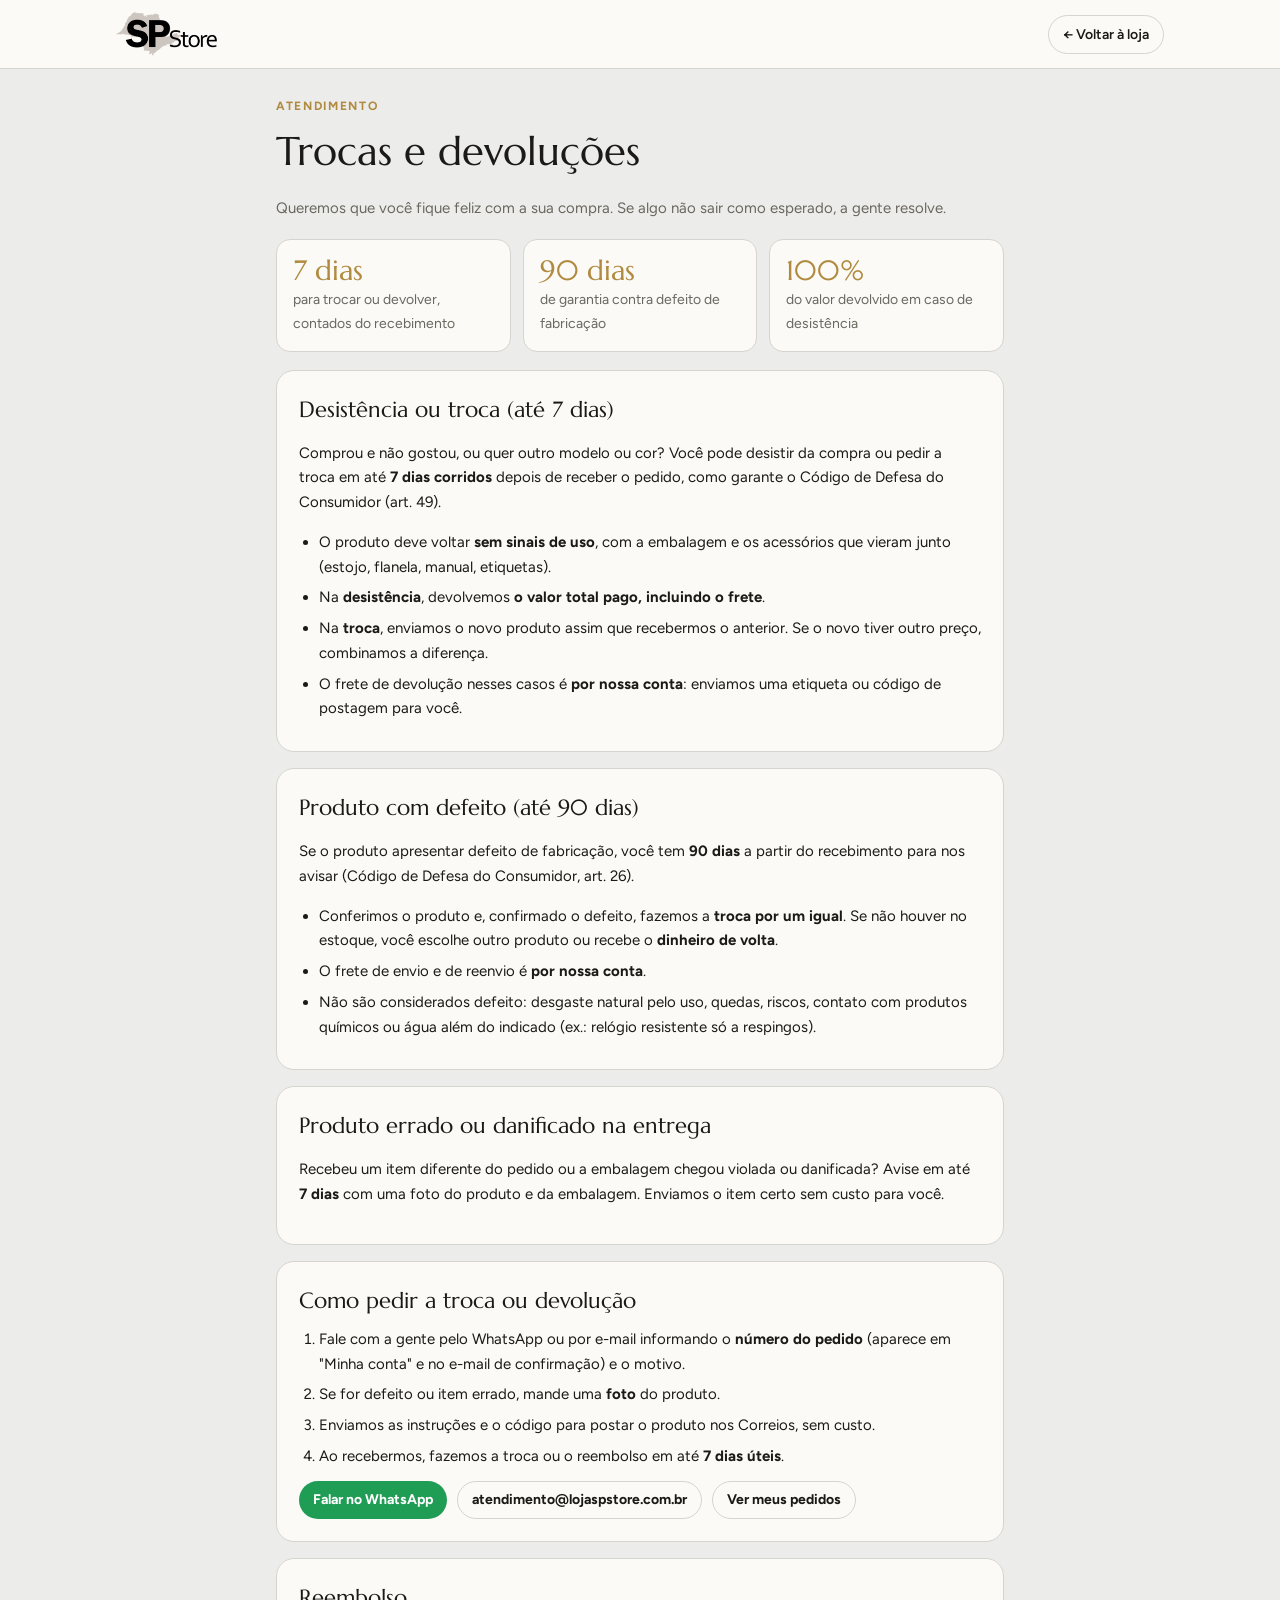
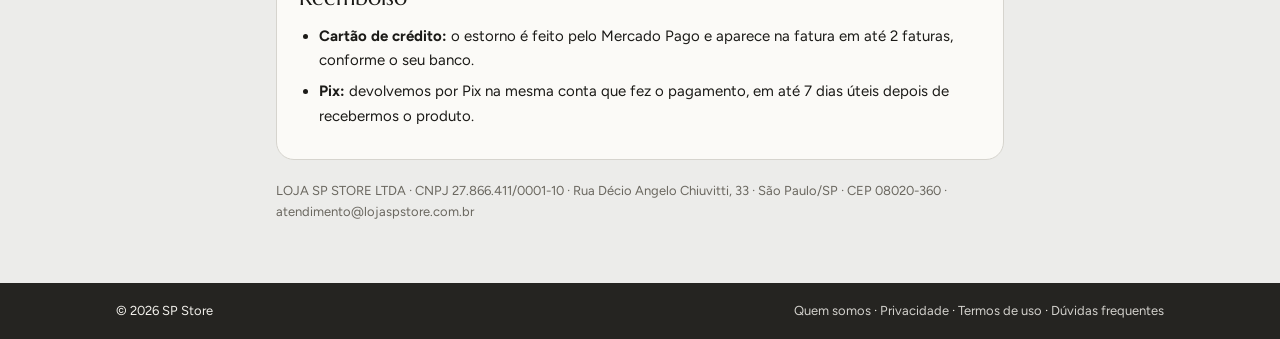
<file: trocas.html>
<!doctype html><html lang="pt-BR"><head><meta charset="utf-8"><meta name="viewport" content="width=device-width,initial-scale=1,viewport-fit=cover">
<title>Trocas e devoluções · SP Store</title>
<meta name="description" content="Política de trocas, devoluções e garantia da SP Store: 7 dias para trocar ou devolver e 90 dias em caso de defeito.">
<link rel="preconnect" href="https://fonts.googleapis.com"><link rel="preconnect" href="https://fonts.gstatic.com" crossorigin><link rel="preload" as="style" href="https://fonts.googleapis.com/css2?family=Marcellus&family=Figtree:wght@400;500;600;700&display=swap"><link rel="stylesheet" href="https://fonts.googleapis.com/css2?family=Marcellus&family=Figtree:wght@400;500;600;700&display=swap" media="print" onload="this.media='all'"><noscript><link rel="stylesheet" href="https://fonts.googleapis.com/css2?family=Marcellus&family=Figtree:wght@400;500;600;700&display=swap"></noscript>
<link rel="stylesheet" href="/css/loja.css">
<style>
.pol{max-width:760px;margin:0 auto}
.pol h1{font-size:clamp(30px,4vw,40px);margin:6px 0 8px}
.pol .card h2{font-size:22px;margin-bottom:10px}
.pol p,.pol li{font-size:15px;line-height:1.65}
.pol ol,.pol ul{padding-left:20px;margin:8px 0}
.pol li + li{margin-top:6px}
.resumo3{display:grid;grid-template-columns:repeat(3,1fr);gap:12px;margin:18px 0}
@media (max-width:640px){.resumo3{grid-template-columns:1fr}}
.resumo3 div{background:var(--surface);border:1px solid var(--line);border-radius:14px;padding:16px}
.resumo3 b{display:block;font-family:var(--display);font-weight:400;font-size:28px;color:var(--gold);line-height:1.1}
.resumo3 span{font-size:14px;color:var(--muted)}
.contato{display:flex;gap:10px;flex-wrap:wrap;margin-top:12px}
</style>
<link rel="icon" href="/favicon.ico" sizes="48x48">
<link rel="apple-touch-icon" href="/img/icone-180.png">
</head><body>
<header class="top"><div class="wrap">
  <a href="/" aria-label="SP Store, voltar à loja"><img src="/img/logo.png" alt="SP Store"></a>
  <a class="back" href="/">← Voltar à loja</a>
</div></header>
<main><div class="wrap pol">
  <div class="eyebrow">Atendimento</div>
  <h1>Trocas e devoluções</h1>
  <p class="muted">Queremos que você fique feliz com a sua compra. Se algo não sair como esperado, a gente resolve.</p>

  <div class="resumo3">
    <div><b>7 dias</b><span>para trocar ou devolver, contados do recebimento</span></div>
    <div><b>90 dias</b><span>de garantia contra defeito de fabricação</span></div>
    <div><b>100%</b><span>do valor devolvido em caso de desistência</span></div>
  </div>

  <section class="card">
    <h2>Desistência ou troca (até 7 dias)</h2>
    <p>Comprou e não gostou, ou quer outro modelo ou cor? Você pode desistir da compra ou pedir a troca em até <b>7 dias corridos</b> depois de receber o pedido, como garante o Código de Defesa do Consumidor (art. 49).</p>
    <ul>
      <li>O produto deve voltar <b>sem sinais de uso</b>, com a embalagem e os acessórios que vieram junto (estojo, flanela, manual, etiquetas).</li>
      <li>Na <b>desistência</b>, devolvemos <b>o valor total pago, incluindo o frete</b>.</li>
      <li>Na <b>troca</b>, enviamos o novo produto assim que recebermos o anterior. Se o novo tiver outro preço, combinamos a diferença.</li>
      <li>O frete de devolução nesses casos é <b>por nossa conta</b>: enviamos uma etiqueta ou código de postagem para você.</li>
    </ul>
  </section>

  <section class="card">
    <h2>Produto com defeito (até 90 dias)</h2>
    <p>Se o produto apresentar defeito de fabricação, você tem <b>90 dias</b> a partir do recebimento para nos avisar (Código de Defesa do Consumidor, art. 26).</p>
    <ul>
      <li>Conferimos o produto e, confirmado o defeito, fazemos a <b>troca por um igual</b>. Se não houver no estoque, você escolhe outro produto ou recebe o <b>dinheiro de volta</b>.</li>
      <li>O frete de envio e de reenvio é <b>por nossa conta</b>.</li>
      <li>Não são considerados defeito: desgaste natural pelo uso, quedas, riscos, contato com produtos químicos ou água além do indicado (ex.: relógio resistente só a respingos).</li>
    </ul>
  </section>

  <section class="card">
    <h2>Produto errado ou danificado na entrega</h2>
    <p>Recebeu um item diferente do pedido ou a embalagem chegou violada ou danificada? Avise em até <b>7 dias</b> com uma foto do produto e da embalagem. Enviamos o item certo sem custo para você.</p>
  </section>

  <section class="card">
    <h2>Como pedir a troca ou devolução</h2>
    <ol>
      <li>Fale com a gente pelo WhatsApp ou por e-mail informando o <b>número do pedido</b> (aparece em "Minha conta" e no e-mail de confirmação) e o motivo.</li>
      <li>Se for defeito ou item errado, mande uma <b>foto</b> do produto.</li>
      <li>Enviamos as instruções e o código para postar o produto nos Correios, sem custo.</li>
      <li>Ao recebermos, fazemos a troca ou o reembolso em até <b>7 dias úteis</b>.</li>
    </ol>
    <div class="contato">
      <a class="btn btn-green btn-sm" href="https://wa.me/5511947523834?text=Ol%C3%A1!%20Quero%20trocar%20ou%20devolver%20um%20pedido." target="_blank" rel="noopener">Falar no WhatsApp</a>
      <a class="btn btn-line btn-sm" href="mailto:atendimento@lojaspstore.com.br?subject=Troca%20ou%20devolu%C3%A7%C3%A3o">atendimento@lojaspstore.com.br</a>
      <a class="btn btn-line btn-sm" href="/conta.html">Ver meus pedidos</a>
    </div>
  </section>

  <section class="card">
    <h2>Reembolso</h2>
    <ul>
      <li><b>Cartão de crédito:</b> o estorno é feito pelo Mercado Pago e aparece na fatura em até 2 faturas, conforme o seu banco.</li>
      <li><b>Pix:</b> devolvemos por Pix na mesma conta que fez o pagamento, em até 7 dias úteis depois de recebermos o produto.</li>
    </ul>
  </section>

  <p class="muted" style="font-size:13px;margin-top:20px">LOJA SP STORE LTDA · CNPJ 27.866.411/0001-10 · Rua Décio Angelo Chiuvitti, 33 · São Paulo/SP · CEP 08020-360 · atendimento@lojaspstore.com.br</p>
</div></main>
<footer class="foot"><div class="wrap"><span>© 2026 SP Store</span><span><a href="/quem-somos.html">Quem somos</a> · <a href="/privacidade.html">Privacidade</a> · <a href="/termos.html">Termos de uso</a> · <a href="/#duvidas">Dúvidas frequentes</a></span></div></footer>
</body></html>
</file>
<file: css/loja.css>
/* SP Store · páginas de conta, finalizar compra e painel de pedidos (mesma identidade do site) */
:root{
  --bg:#ececea; --surface:#fbfaf7; --ink:#1b1a17; --muted:#6a675f; --line:#d6d4ce;
  --gold:#b08a3e; --gold-soft:#efe4cc; --dark:#1b1a17; --on-dark:#f3f1ec; --wa:#1f9d55; --bad:#b3261e; --bad-soft:#f9e1de; --ok-soft:#dff1e6; --warn-soft:#fbefd2;
  --display:"Marcellus",Georgia,"Times New Roman",serif;
  --body:"Figtree",ui-sans-serif,system-ui,-apple-system,sans-serif;
}
@media (prefers-color-scheme:dark){:root:not([data-theme="light"]){
  --bg:#181816; --surface:#22211e; --ink:#efede7; --muted:#a29e94; --line:#36342f;
  --gold:#d1ab5e; --gold-soft:#3a3123; --dark:#0f0f0e; --wa:#2fbf6c; --bad:#f2948b; --bad-soft:#3b1f1c; --ok-soft:#1d3326; --warn-soft:#3a3020; color-scheme:dark}}
:root[data-theme="dark"]{
  --bg:#181816; --surface:#22211e; --ink:#efede7; --muted:#a29e94; --line:#36342f;
  --gold:#d1ab5e; --gold-soft:#3a3123; --dark:#0f0f0e; --wa:#2fbf6c; --bad:#f2948b; --bad-soft:#3b1f1c; --ok-soft:#1d3326; --warn-soft:#3a3020; color-scheme:dark}
*{box-sizing:border-box}
html{-webkit-text-size-adjust:100%}
body{margin:0;background:var(--bg);color:var(--ink);font-family:var(--body);font-size:16px;line-height:1.5;min-height:100dvh;display:flex;flex-direction:column}
a{color:inherit}
h1,h2,h3{font-family:var(--display);font-weight:400;margin:0;text-wrap:balance}
:focus-visible{outline:2px solid var(--gold);outline-offset:2px}
.wrap{width:100%;max-width:1080px;margin:0 auto;padding-left:max(16px,env(safe-area-inset-left,0px));padding-right:max(16px,env(safe-area-inset-right,0px))}
.top{background:#fbfaf7;color:#1b1a17;border-bottom:1px solid #d6d4ce;position:sticky;top:0;z-index:5}
.top .wrap{display:flex;align-items:center;gap:16px;padding-block:12px}
.top img{height:44px;width:auto;display:block}
.top .back{margin-left:auto;font-weight:600;font-size:14px;text-decoration:none;display:inline-flex;gap:6px;align-items:center;padding:8px 14px;border-radius:999px;border:1.5px solid #d6d4ce;color:#1b1a17}
.top .back:hover{border-color:#b08a3e}
.top .lock{font-size:13px;color:#4b6a55;font-weight:600;display:inline-flex;gap:6px;align-items:center}
main{flex:1;padding-block:28px 48px}
.foot{background:var(--dark);color:var(--on-dark);font-size:13px;opacity:.95}
.foot .wrap{padding-block:18px;display:flex;flex-wrap:wrap;gap:8px 20px;justify-content:space-between}
.foot a{text-decoration:none;opacity:.85}

.card{background:var(--surface);border:1px solid var(--line);border-radius:18px;padding:22px}
.card + .card{margin-top:16px}
.card h2{font-size:24px;margin-bottom:4px}
.sub{margin:0 0 16px;color:var(--muted);font-size:14px}
.eyebrow{font-size:12px;font-weight:700;letter-spacing:.14em;text-transform:uppercase;color:var(--gold)}
.muted{color:var(--muted)}

/* formulários */
.form{display:grid;gap:14px}
.row{display:grid;gap:12px;grid-template-columns:1fr 1fr}
.row.r3{grid-template-columns:1.2fr 1fr .6fr}
@media (max-width:560px){.row,.row.r3{grid-template-columns:1fr}}
label.f{display:grid;gap:6px;font-size:14px;font-weight:600}
label.f small{font-weight:400;color:var(--muted)}
.in{width:100%;font:500 16px var(--body);color:var(--ink);background:var(--bg);border:1.5px solid var(--line);border-radius:12px;padding:12px 14px;min-height:48px}
.in:focus{outline:none;border-color:var(--gold);box-shadow:0 0 0 3px color-mix(in srgb,var(--gold) 25%,transparent)}
.in[aria-invalid="true"]{border-color:var(--bad)}
select.in{appearance:none;background-image:linear-gradient(45deg,transparent 50%,var(--muted) 50%),linear-gradient(135deg,var(--muted) 50%,transparent 50%);background-position:calc(100% - 20px) 50%,calc(100% - 14px) 50%;background-size:6px 6px;background-repeat:no-repeat;padding-right:36px}
.pass{position:relative}
.pass .in{padding-right:76px}
.pass button{position:absolute;right:8px;top:50%;transform:translateY(-50%);border:0;background:none;color:var(--muted);font:600 13px var(--body);cursor:pointer;padding:6px 8px}
.hint{font-size:13px;color:var(--muted);margin:-4px 0 0}

.btn{display:inline-flex;align-items:center;justify-content:center;gap:8px;border-radius:999px;padding:13px 22px;font:700 15px var(--body);text-decoration:none;border:0;cursor:pointer;min-height:48px;transition:filter .15s}
.btn:hover{filter:brightness(1.06)}
.btn:disabled{opacity:.55;cursor:default;filter:none}
.btn-dark{background:var(--ink);color:var(--bg)}
.btn-gold{background:#d1ab5e;color:#1b1a17}
.btn-green{background:var(--wa);color:#fff}
.btn-line{background:transparent;color:var(--ink);border:1.5px solid var(--line)}
.btn-line:hover{border-color:var(--gold)}
.btn-block{width:100%}
.btn-google{background:#fff;border-color:#dadce0;color:#1f1f1f}
.ou{display:flex;align-items:center;gap:10px;color:var(--muted);font-size:13px;margin:14px 0 2px}.ou::before,.ou::after{content:"";flex:1;height:1px;background:var(--line)}
.btn-sm{padding:8px 14px;min-height:38px;font-size:14px}
.link{border:0;background:none;padding:0;font:600 14px var(--body);color:var(--ink);text-decoration:underline;text-underline-offset:3px;cursor:pointer}
.link:hover{color:var(--gold)}

.tabs{display:flex;gap:4px;background:var(--bg);border-radius:999px;padding:4px;margin-bottom:18px}
.tabs button{flex:1;border:0;background:none;border-radius:999px;padding:10px;font:700 14px var(--body);color:var(--muted);cursor:pointer}
.tabs button[aria-selected="true"]{background:var(--surface);color:var(--ink);box-shadow:0 1px 4px rgba(0,0,0,.12)}

.msg{border-radius:12px;padding:12px 14px;font-size:14px}
.msg:empty{display:none}
.msg.bad{background:var(--bad-soft);color:var(--bad)}
.msg.ok{background:var(--ok-soft)}
.msg.info{background:var(--gold-soft)}
.spin{width:18px;height:18px;border-radius:50%;border:2.5px solid currentColor;border-right-color:transparent;animation:gira .7s linear infinite;flex:none}
@keyframes gira{to{transform:rotate(360deg)}}

/* status */
.badge{display:inline-flex;align-items:center;gap:6px;font-size:12px;font-weight:700;padding:4px 10px;border-radius:999px;white-space:nowrap}
.badge::before{content:"";width:7px;height:7px;border-radius:50%;background:currentColor}
.st-aguardando_pagamento{background:var(--warn-soft);color:#8a5a00}
.st-pago{background:var(--ok-soft);color:#17703c}
.st-enviado{background:#dde8f7;color:#1f4f8f}
.st-entregue{background:var(--ink);color:var(--bg)}
.st-cancelado{background:var(--bad-soft);color:var(--bad)}
@media (prefers-color-scheme:dark){:root:not([data-theme="light"]) .st-aguardando_pagamento{color:#f0c56b}:root:not([data-theme="light"]) .st-pago{color:#7fd6a0}:root:not([data-theme="light"]) .st-enviado{background:#1f2c40;color:#9cc0f0}}

/* itens */
.itens{list-style:none;margin:0;padding:0}
.itens li{display:grid;grid-template-columns:56px 1fr auto;gap:12px;align-items:center;padding:10px 0;border-bottom:1px solid var(--line)}
.itens li:last-child{border-bottom:0}
.itens .th{width:56px;height:56px;border-radius:10px;overflow:hidden;background:var(--bg)}
.itens .th img{width:100%;height:100%;object-fit:cover;display:block}
.itens b{font-size:14px;display:block;line-height:1.3}
.itens span{font-size:13px;color:var(--muted)}
.itens .v{font-variant-numeric:tabular-nums;font-weight:600;font-size:14px;white-space:nowrap}
.tot{display:grid;gap:6px;margin-top:12px;padding-top:12px;border-top:1px solid var(--line);font-variant-numeric:tabular-nums}
.tot div{display:flex;justify-content:space-between;font-size:14px}
.tot .grand{font-size:16px;font-weight:700;padding-top:4px}
.tot .grand strong{font-family:var(--display);font-weight:400;font-size:26px}

/* linha do tempo */
.tl{list-style:none;margin:8px 0 0;padding:0;display:grid;gap:0}
.tl li{position:relative;padding:0 0 14px 26px;font-size:14px}
.tl li::before{content:"";position:absolute;left:5px;top:6px;width:10px;height:10px;border-radius:50%;background:var(--line)}
.tl li::after{content:"";position:absolute;left:9px;top:18px;bottom:0;width:2px;background:var(--line)}
.tl li:last-child::after{display:none}
.tl li.on::before{background:var(--wa)}
.tl li.on{font-weight:600}
.tl small{display:block;font-weight:400;color:var(--muted);font-size:12px}

.code{display:flex;gap:8px;align-items:center;flex-wrap:wrap;background:var(--bg);border:1px dashed var(--line);border-radius:12px;padding:10px 12px;font-family:ui-monospace,Menlo,monospace;font-size:14px;word-break:break-all}
.code span{flex:1 1 180px;min-width:0}
.sr{position:absolute;width:1px;height:1px;overflow:hidden;clip:rect(0 0 0 0);white-space:nowrap}
@media (max-width:480px){.top .lock{display:none}.top img{height:38px}}
</file>
